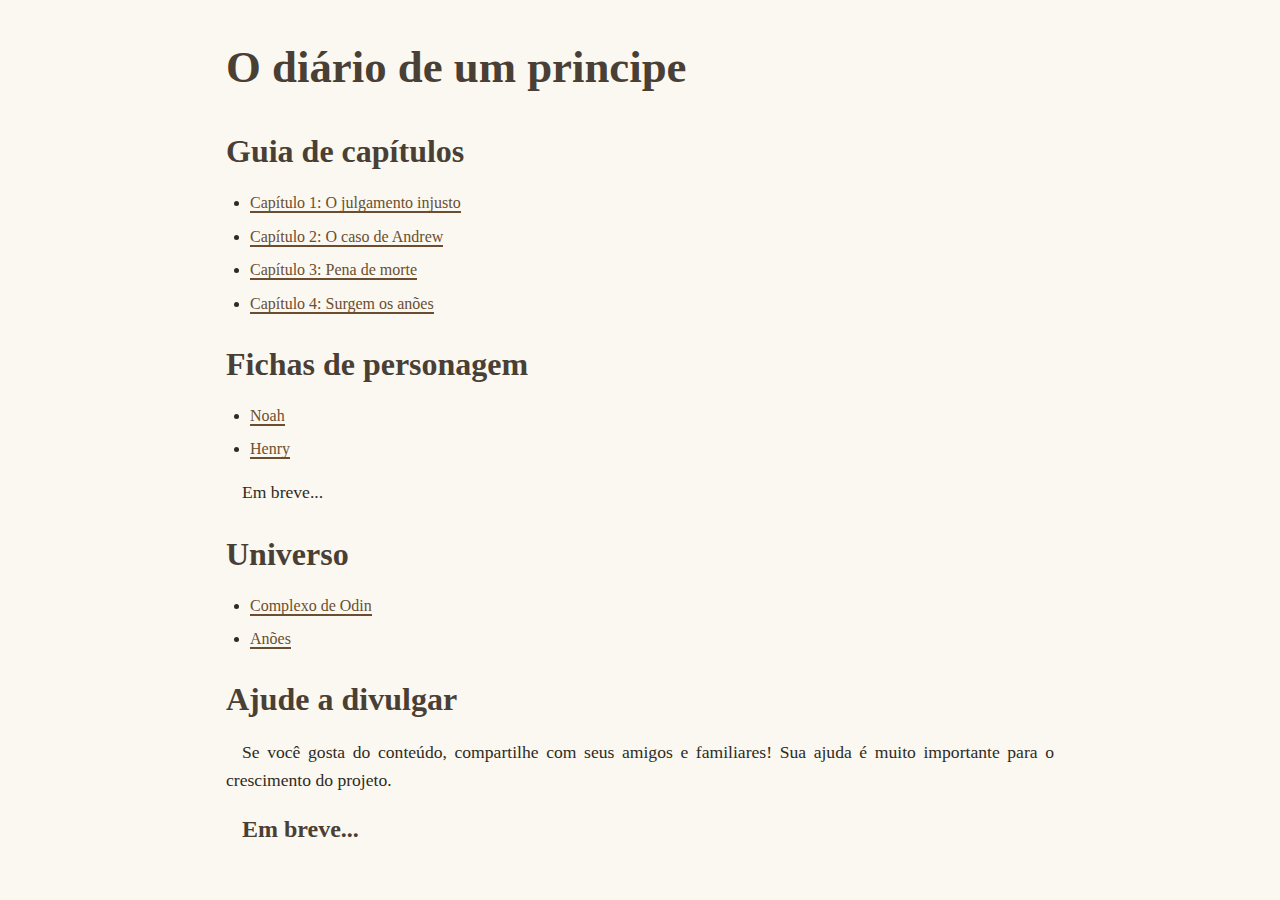
<file: index.html>
<!DOCTYPE html>
<html lang="pt-br">
<head>
    <meta charset="UTF-8">
    <meta name="viewport" content="width=device-width, initial-scale=1.0">
    <meta name="description" content="Acompanhe a jornada de Noah no Complexo de Odin. Crônicas, fichas de personagens e segredos do reino.">
    <title>O diário de um principe</title>
    <link rel="stylesheet" href="style.css">
</head>
<body>
    <h1 id="inicio">O diário de um principe</h1>
    <h2>Guia de capítulos</h2>
    <ul>
        <li><a href="capitulos/1.html">Capítulo 1: O julgamento injusto</a></li>
        <li><a href="capitulos/2.html">Capítulo 2: O caso de Andrew</a></li>
        <li><a href="capitulos/3.html">Capítulo 3: Pena de morte</a></li>
        <li><a href="capitulos/4.html">Capítulo 4: Surgem os anões</a></li>
    </ul>
    <h2>Fichas de personagem</h2>
    <ul>
        <li><a href="fichas/noah.html">Noah</a></li>
        <li><a href="fichas/henry.html">Henry</a></li>
    </ul>
    <p>Em breve...</p>
    <!--
        
        <li><a href="fichas/elleanor.html">Elleanor</a></li>
        <li><a href="fichas/andrew.html">Andrew</a></li> </ul>
    -->
    <h2>Universo</h2>
    <ul>
        <li><a href="pages/universe.html">Complexo de Odin</a> </li>
        <li><a href="pages/anoes.html">Anões</a></li>
    </ul>
    <h2>Ajude a divulgar</h2>
    <p>Se você gosta do conteúdo, compartilhe com seus amigos e familiares! Sua ajuda é muito importante para o crescimento do projeto.</p>
    <p class="aviso">Em breve...</p>
    <!--
    <ul>
        <li><a href="https://instagram.com/diariodeumprincipe"><img src="img/instagram-icon.png" alt="Imagem do icone do instagram">@diariodeumprincipe</a></li>
        <li><a href="https://youtube.com/@diariodeumprincipe"><img src="img/youtube-icon.png" alt="Imagem do icone do youtube">@diariodeumprincipe</a></li>
        <li><a href="https://facebook.com/diariodeumprincipe"><img src="img/facebook-icon.png" alt="Imagem do icone do facebook">@diariodeumprincipe</a></li>
    </ul>
    -->
</body>
</html>
</file>
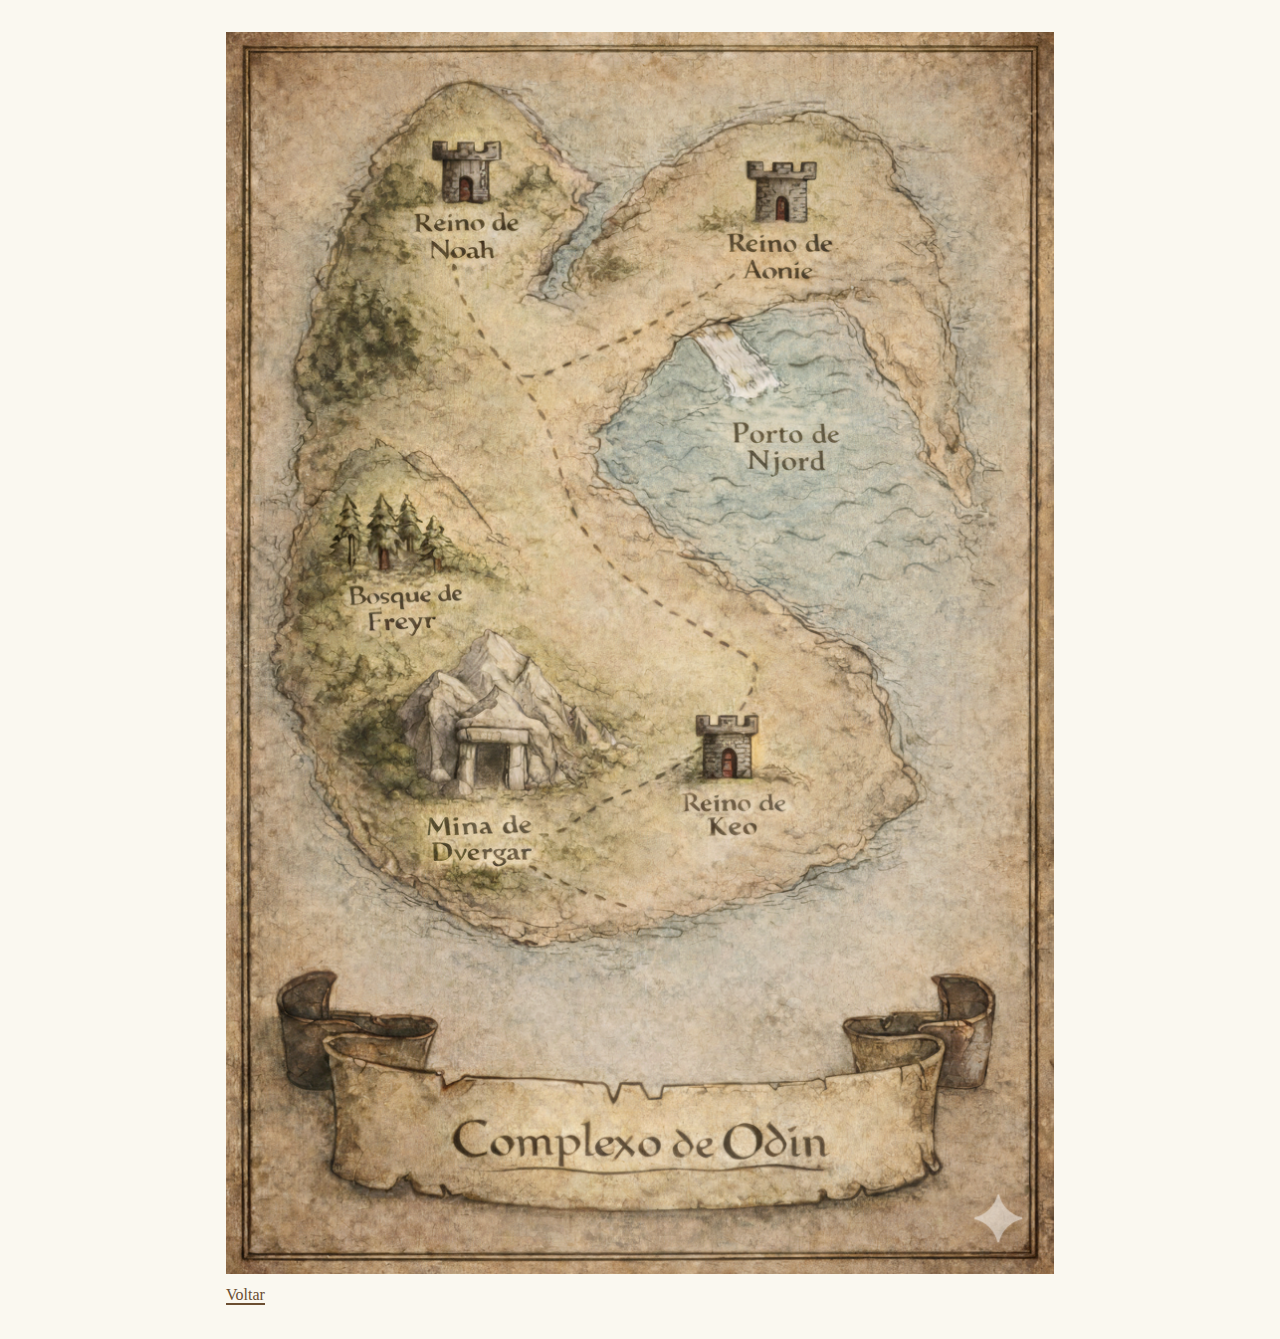
<file: mapa.html>
<!DOCTYPE html>
<html lang="pt-br">
<head>
    <meta charset="UTF-8">
    <meta name="viewport" content="width=device-width, initial-scale=1.0">
    <title>Universo do complexo de Odin</title>
    <link rel="stylesheet" href="style.css">
    <style>
        img {
            max-width: 100%;
            height: auto;
        }
        h2:hover > img {
            display: block;
        }
        h2 > img {
            display: none;
        }
        
    </style>
</head>
<body>
    <img src="img/Mapa.png" alt="Mapa do universo do complexo de Odin">
    <a href="universe.html">Voltar</a>
</body>
</html>
</file>
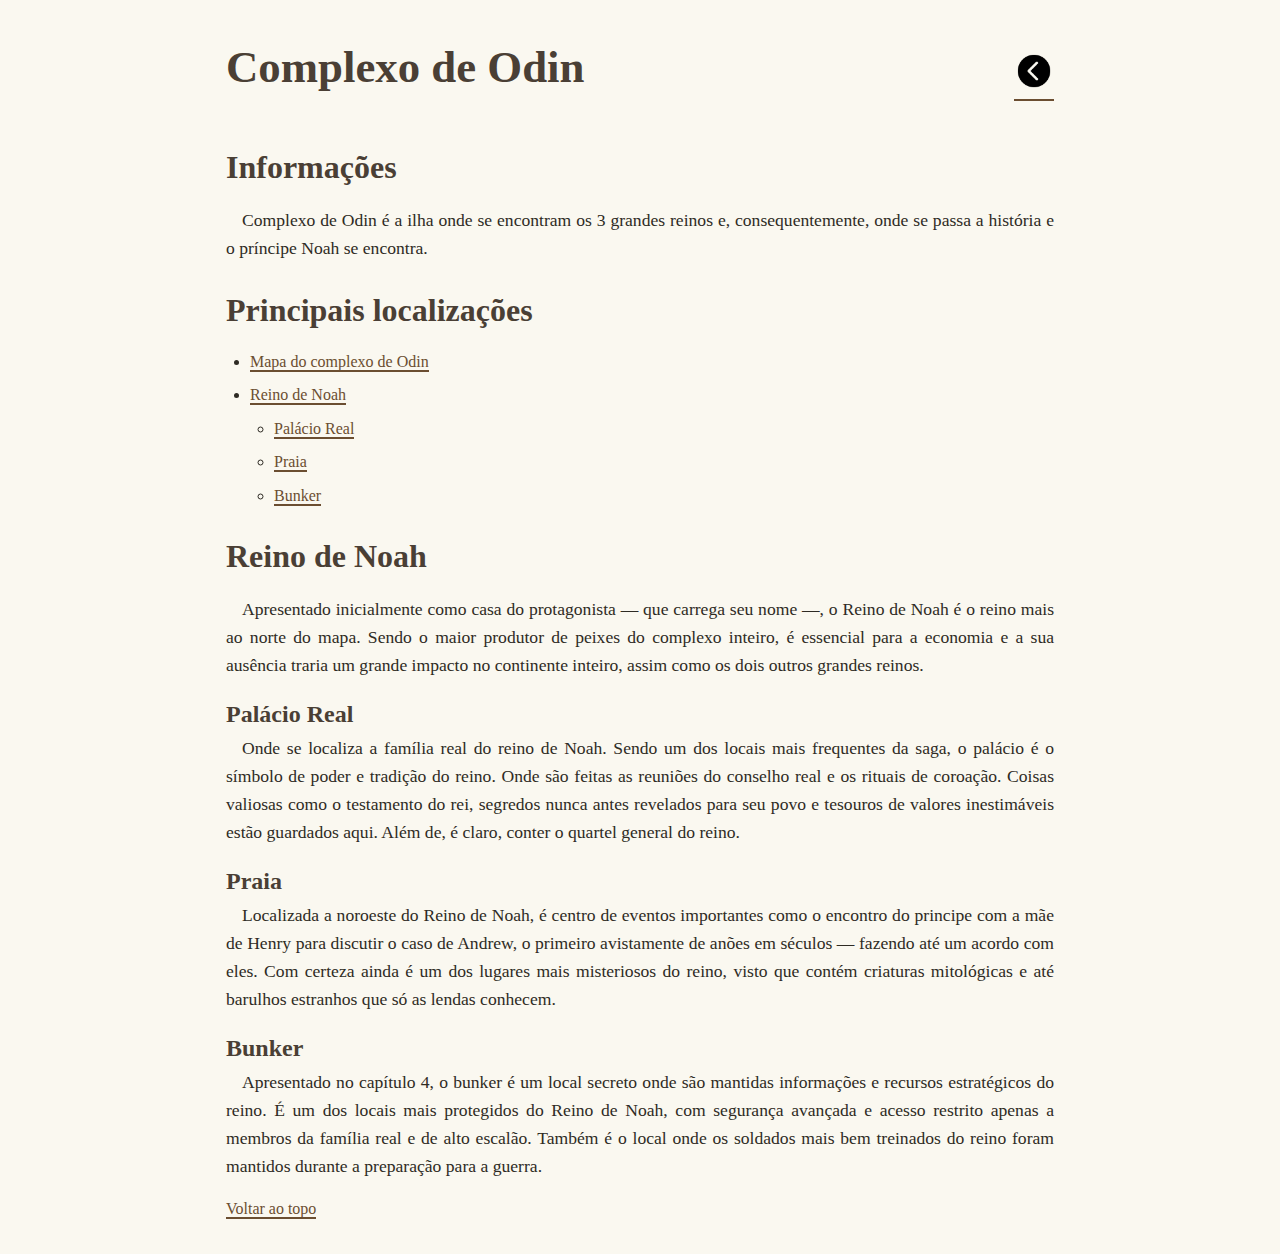
<file: universe.html>
<!DOCTYPE html>
<html lang="pt-br">
<head>
    <meta charset="UTF-8">
    <meta name="viewport" content="width=device-width, initial-scale=1.0">
    <title>Universo do complexo de Odin</title>
    <link rel="stylesheet" href="style.css">
    <style>
        h3 {
            font-size: 1.5em;
        }
        .topo {
            display: flex;
            align-items: center;       /* alinha verticalmente */
            justify-content: space-between; /* h1 à esquerda, botão à direita */
        }
        .topo img {
            max-width: 40px; /* controle real do tamanho */
            height: auto;
        }
    </style>
</head>
<body>
    <header class="topo">
        <h1 id="inicio">Complexo de Odin</h1> 
        <a href="index.html">
            <img src="img/Voltar_1.png" alt="Botão de Voltar">
        </a>
    </header>
    <h2>Informações</h2>
    <p>Complexo de Odin é a ilha onde se encontram os 3 grandes reinos e, consequentemente, onde se passa a história e o príncipe Noah se encontra.</p>
    <h2>Principais localizações</h2>
    <ul>
        <li><a href="img/Mapa.png">Mapa do complexo de Odin</a></li>
        <li><a href="#noah">Reino de Noah</a></li>
        <ul>
            <li><a href="#palacio">Palácio Real</a></li>
            <li><a href="#praia">Praia</a></li>
            <li><a href="#bunker">Bunker</a></li>
        </ul></ul>
    <h2 id="noah">Reino de Noah</h2>
    <p>Apresentado inicialmente como casa do protagonista — que carrega seu nome —, o Reino de Noah é o reino mais ao norte do mapa. Sendo o maior produtor de peixes do complexo inteiro, é essencial para a economia e a sua ausência traria um grande impacto no continente inteiro, assim como os dois outros grandes reinos.</p>
    <h3 id="palacio">Palácio Real</h3>
    <p>Onde se localiza a família real do reino de Noah. Sendo um dos locais mais frequentes da saga, o palácio é o símbolo de poder e tradição do reino. Onde são feitas as reuniões do conselho real e os rituais de coroação. Coisas valiosas como o testamento do rei, segredos nunca antes revelados para seu povo e tesouros de valores inestimáveis estão guardados aqui. Além de, é claro, conter o quartel general do reino. </p>
    <h3 id="praia">Praia</h3>
    <p>Localizada a noroeste do Reino de Noah, é centro de eventos importantes como o encontro do principe com a mãe de Henry para discutir o caso de Andrew, o primeiro avistamente de anões em séculos — fazendo até um acordo com eles. Com certeza ainda é um dos lugares mais misteriosos do reino, visto que contém criaturas mitológicas e até barulhos estranhos que só as lendas conhecem.</p>
    <h3 id="bunker">Bunker</h3>
    <p>Apresentado no capítulo 4, o bunker é um local secreto onde são mantidas informações e recursos estratégicos do reino. É um dos locais mais protegidos do Reino de Noah, com segurança avançada e acesso restrito apenas a membros da família real e de alto escalão. Também é o local onde os soldados mais bem treinados do reino foram mantidos durante a preparação para a guerra.</p>
    <a href="#inicio">Voltar ao topo</a>
</body>
</html>
</file>
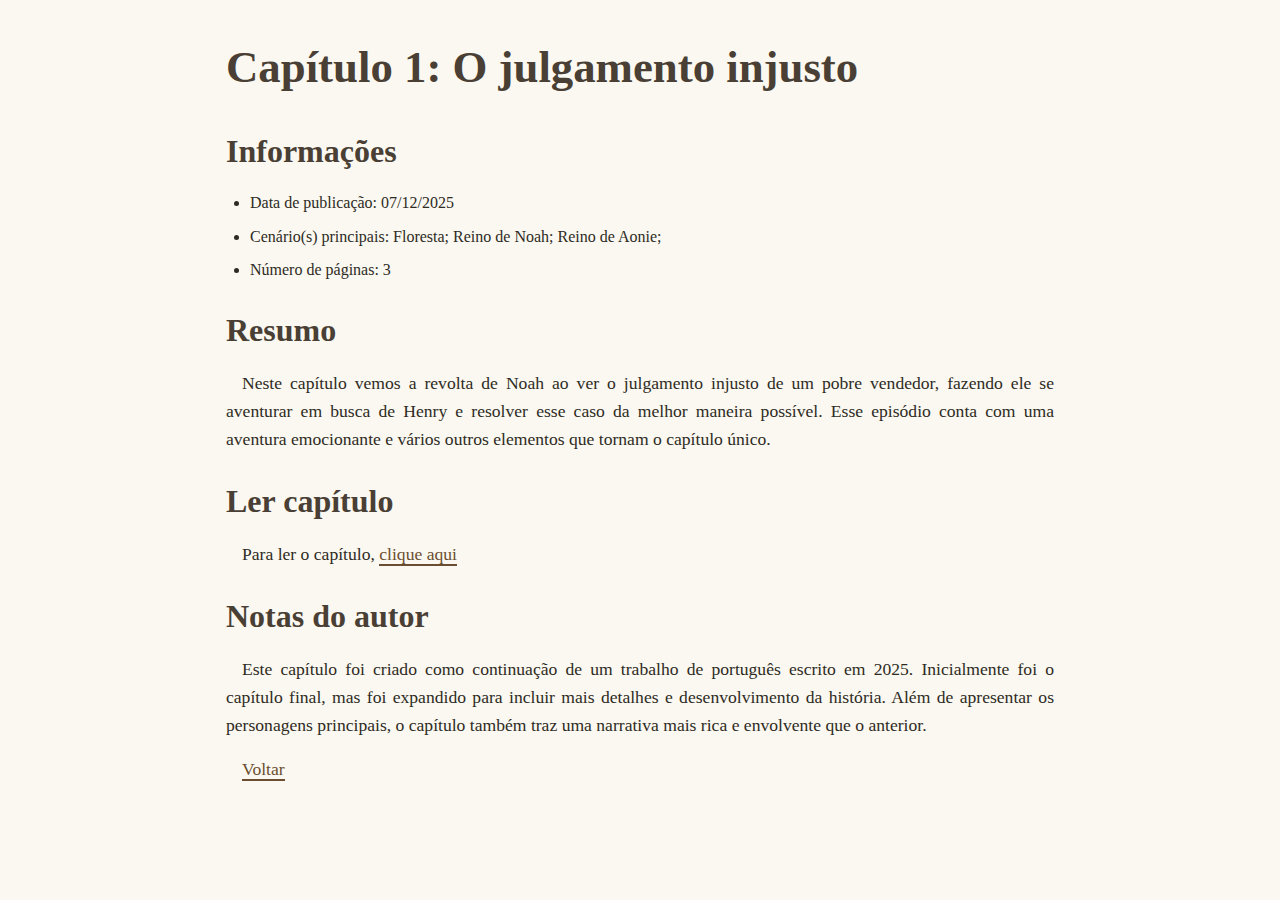
<file: capitulos/1.html>
<!DOCTYPE html>
<html lang="pt-br">
<head>
    <meta charset="UTF-8">
    <meta name="viewport" content="width=device-width, initial-scale=1.0">
    <meta name="description" content="Acompanhe a jornada de Noah no Complexo de Odin. Crônicas, fichas de personagens e segredos do reino.">
    <title>O julgamento injusto</title>
    <link rel="stylesheet" href="../style.css">
</head>
<body>
    <h1 id="inicio">Capítulo 1: O julgamento injusto</h1>
    <h2>Informações</h2>
    <ul>
        <li>Data de publicação: 07/12/2025</li>
        <li>Cenário(s) principais: Floresta; Reino de Noah; Reino de Aonie;</li>
        <li>Número de páginas: 3</li>
    </ul>
    <h2>Resumo</h2>
    <p>Neste capítulo vemos a revolta de Noah ao ver o julgamento injusto de um pobre vendedor, fazendo ele se aventurar em busca de Henry e resolver esse caso da melhor maneira possível. Esse episódio conta com uma aventura emocionante  e vários outros elementos que tornam o capítulo único.</p>
    <h2>Ler capítulo</h2>
    <p> Para ler o capítulo, <a href="arquivos/capitulo1.pdf" target="_blank">clique aqui</a></p>
    <h2 id="notas">Notas do autor</h2>
    <p>Este capítulo foi criado como continuação de um trabalho de português escrito em 2025. Inicialmente foi o capítulo final, mas foi expandido para incluir mais detalhes e desenvolvimento da história. Além de apresentar os personagens principais, o capítulo também traz uma narrativa mais rica e envolvente que o anterior.</p>
    <p><a href="../">Voltar</a></p>
</body>
</html>
</file>
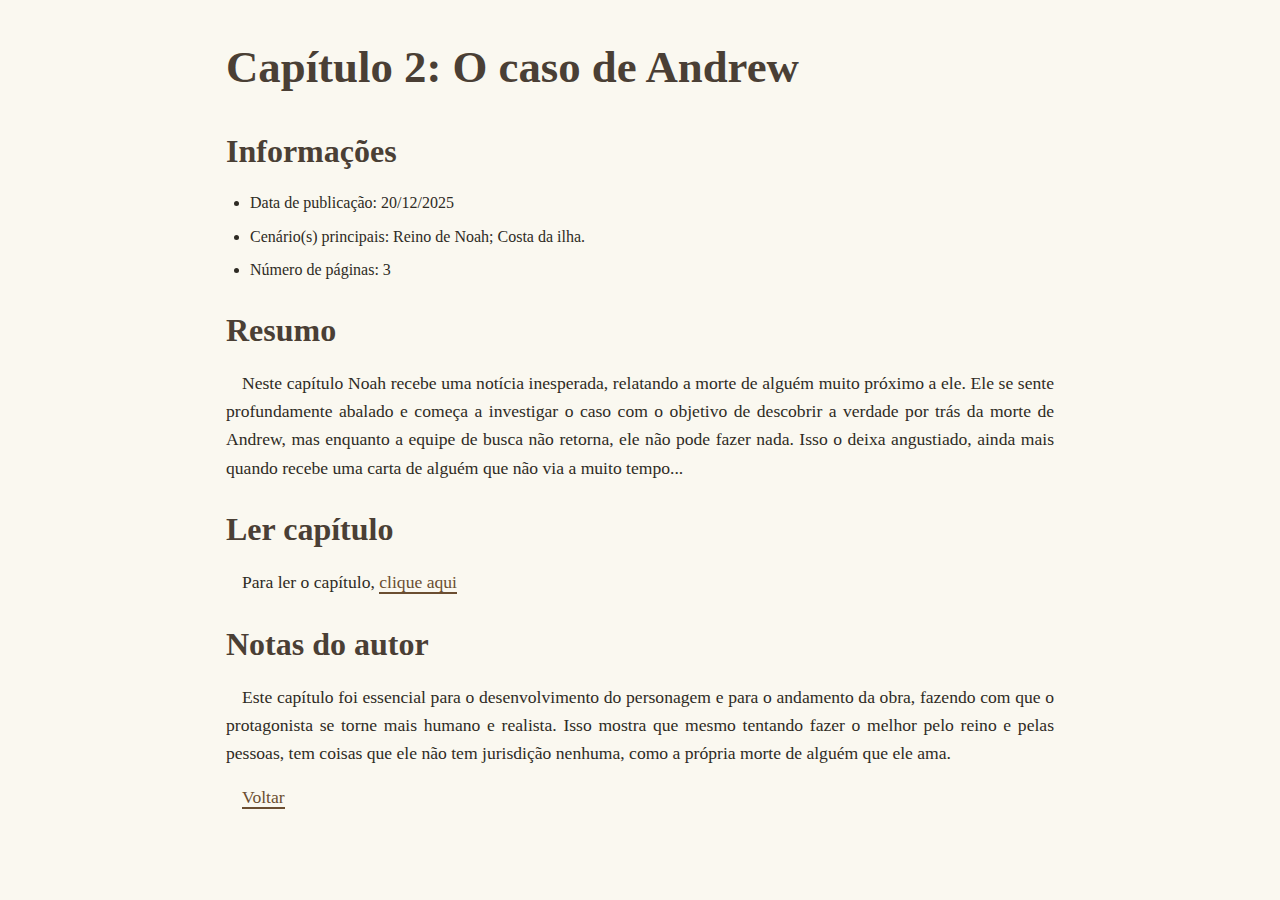
<file: capitulos/2.html>
<!DOCTYPE html>
<html lang="pt-br">
<head>
    <meta charset="UTF-8">
    <meta name="viewport" content="width=device-width, initial-scale=1.0">
    <meta name="description" content="Acompanhe a jornada de Noah no Complexo de Odin. Crônicas, fichas de personagens e segredos do reino.">
    <title>O caso de Andrew</title>
    <link rel="stylesheet" href="../style.css">
</head>
<body>
    <h1 id="inicio">Capítulo 2: O caso de Andrew</h1>
    <h2>Informações</h2>
    <ul>
        <li>Data de publicação: 20/12/2025</li>
        <li>Cenário(s) principais: Reino de Noah; Costa da ilha.</li>
        <li>Número de páginas: 3</li>
    </ul>
    <h2>Resumo</h2>
    <p>Neste capítulo Noah recebe uma notícia inesperada, relatando a morte de alguém muito próximo a ele. Ele se sente profundamente abalado e começa a investigar o caso com o objetivo de descobrir a verdade por trás da morte de Andrew, mas enquanto a equipe de busca não retorna, ele não pode fazer nada. Isso o deixa angustiado, ainda mais quando recebe uma carta de alguém que não via a muito tempo...</p>
    <h2>Ler capítulo</h2>
    <p> Para ler o capítulo, <a href="arquivos/capitulo2.pdf" target="_blank">clique aqui</a></p>
    <h2 id="notas">Notas do autor</h2>
    <p>Este capítulo foi essencial para o desenvolvimento do personagem e para o andamento da obra, fazendo com que o protagonista se torne mais humano e realista. Isso mostra que mesmo tentando fazer o melhor pelo reino e pelas pessoas, tem coisas que ele não tem jurisdição nenhuma, como a própria morte de alguém que ele ama.</p>
    <p><a href="../">Voltar</a></p>
</body>
</html>
</file>
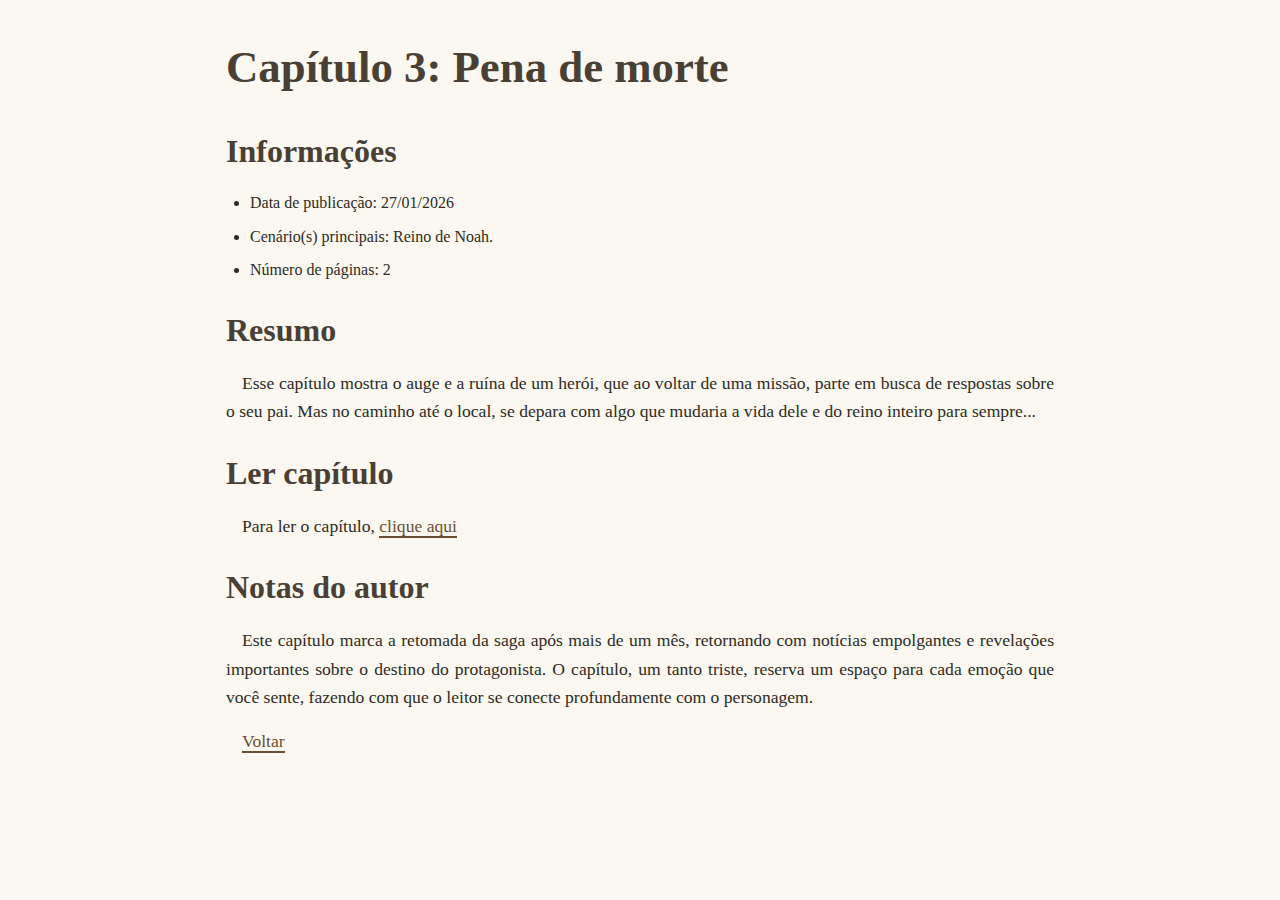
<file: capitulos/3.html>
<!DOCTYPE html>
<html lang="pt-br">
<head>
    <meta charset="UTF-8">
    <meta name="viewport" content="width=device-width, initial-scale=1.0">
    <meta name="description" content="Acompanhe a jornada de Noah no Complexo de Odin. Crônicas, fichas de personagens e segredos do reino.">
    <title>Pena de morte</title>
    <link rel="stylesheet" href="../style.css">
</head>
<body>
    <h1 id="inicio">Capítulo 3: Pena de morte</h1>
    <h2>Informações</h2>
    <ul>
        <li>Data de publicação: 27/01/2026</li>
        <li>Cenário(s) principais: Reino de Noah.</li>
        <li>Número de páginas: 2</li>
    </ul>
    <h2>Resumo</h2>
    <p>Esse capítulo mostra o auge e a ruína de um herói, que ao voltar de uma missão, parte em busca de respostas sobre o seu pai. Mas no caminho até o local, se depara com algo que mudaria a vida dele e do reino inteiro para sempre...</p>
    <h2>Ler capítulo</h2>
    <p> Para ler o capítulo, <a href="arquivos/capitulo3.pdf" target="_blank">clique aqui</a></p>
    <h2 id="notas">Notas do autor</h2>
    <p>Este capítulo marca a retomada da saga após mais de um mês, retornando com notícias empolgantes e revelações importantes sobre o destino do protagonista. O capítulo, um tanto triste, reserva um espaço para cada emoção que você sente, fazendo com que o leitor se conecte profundamente com o personagem.</p>
    <p><a href="../">Voltar</a></p>
</body>
</html>
</file>
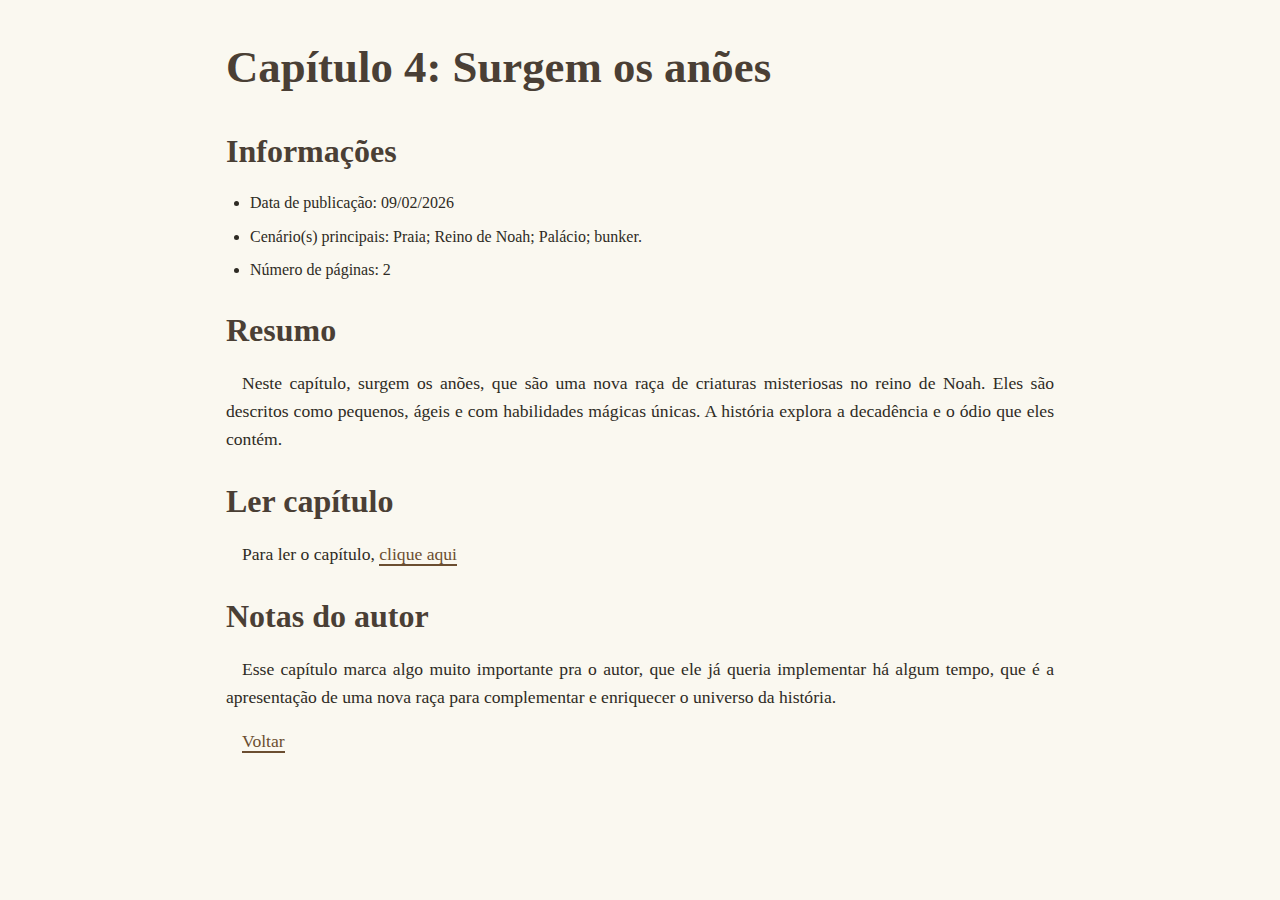
<file: capitulos/4.html>
<!DOCTYPE html>
<html lang="pt-br">
<head>
    <meta charset="UTF-8">
    <meta name="viewport" content="width=device-width, initial-scale=1.0">
    <meta name="description" content="Acompanhe a jornada de Noah no Complexo de Odin. Crônicas, fichas de personagens e segredos do reino.">
    <title>Surgem os anões</title>
    <link rel="stylesheet" href="../style.css">
</head>
<body>
    <h1 id="inicio">Capítulo 4: Surgem os anões</h1>
    <h2>Informações</h2>
    <ul>
        <li>Data de publicação: 09/02/2026</li>
        <li>Cenário(s) principais: Praia; Reino de Noah; Palácio; bunker.</li>
        <li>Número de páginas: 2</li>
    </ul>
    <h2>Resumo</h2>
    <p>Neste capítulo, surgem os anões, que são uma nova raça de criaturas misteriosas no reino de Noah. Eles são descritos como pequenos, ágeis e com habilidades mágicas únicas. A história explora a decadência e o ódio que eles contém.</p>
    <h2>Ler capítulo</h2>
    <p> Para ler o capítulo, <a href="arquivos/capitulo4.pdf" target="_blank">clique aqui</a></p>
    <h2 id="notas">Notas do autor</h2>
    <p>Esse capítulo marca algo muito importante pra o autor, que ele já queria implementar há algum tempo, que é a apresentação de uma nova raça para complementar e enriquecer o universo da história.</p>
    <p><a href="../">Voltar</a></p>
</body>
</html>
</file>
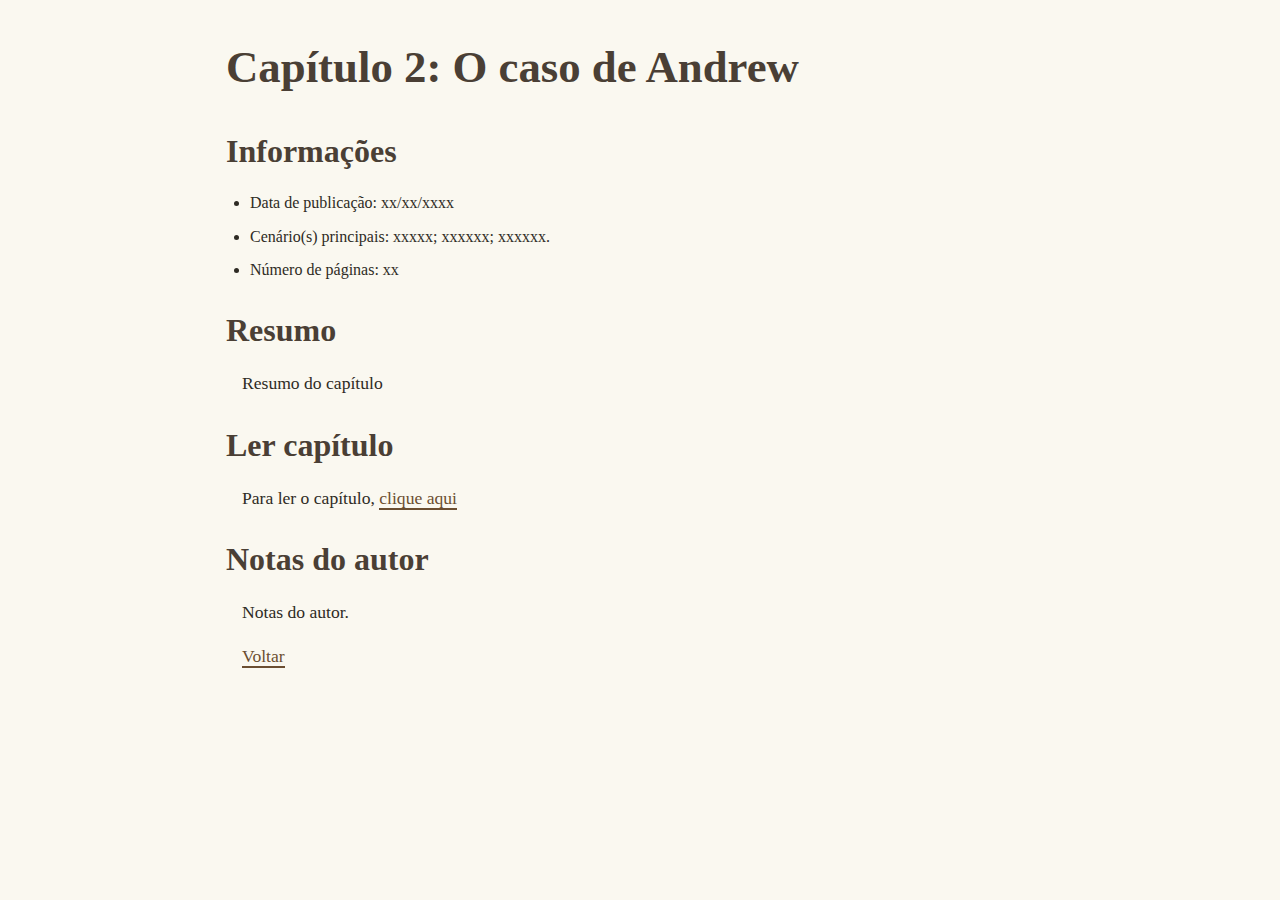
<file: capitulos/modelo.html>
<!DOCTYPE html>
<html lang="pt-br">
<head>
    <meta charset="UTF-8">
    <meta name="viewport" content="width=device-width, initial-scale=1.0">
    <title>O caso de Andrew</title>
    <link rel="stylesheet" href="../style.css">
</head>
<body>
    <h1 id="inicio">Capítulo 2: O caso de Andrew</h1>
    <h2>Informações</h2>
    <ul>
        <li>Data de publicação: xx/xx/xxxx</li>
        <li>Cenário(s) principais: xxxxx; xxxxxx; xxxxxx.</li>
        <li>Número de páginas: xx</li>
    </ul>
    <h2>Resumo</h2>
    <p>Resumo do capítulo</p>
    <h2>Ler capítulo</h2>
    <p> Para ler o capítulo, <a href="arquivo.pdf" target="_blank">clique aqui</a></p>
    <h2 id="notas">Notas do autor</h2>
    <p>Notas do autor.</p>
    <p><a href="../index.html#inicio">Voltar</a></p>
</body>
</html>
</file>
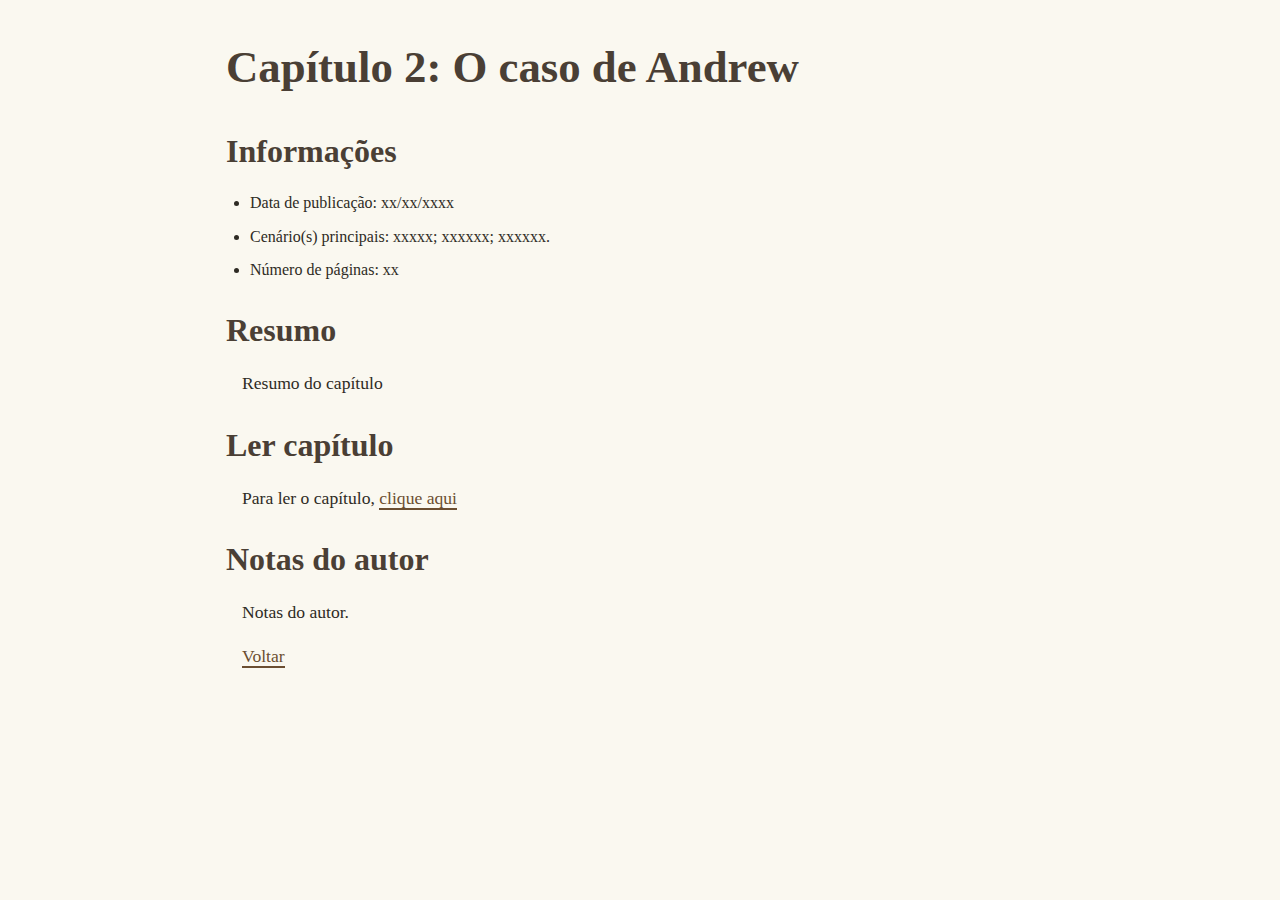
<file: capitulos/template.html>
<!DOCTYPE html>
<html lang="pt-br">
<head>
    <meta charset="UTF-8">
    <meta name="viewport" content="width=device-width, initial-scale=1.0">
    <meta name="description" content="Acompanhe a jornada de Noah no Complexo de Odin. Crônicas, fichas de personagens e segredos do reino.">
    <title>O caso de Andrew</title>
    <link rel="stylesheet" href="../style.css">
</head>
<body>
    <h1 id="inicio">Capítulo 2: O caso de Andrew</h1>
    <h2>Informações</h2>
    <ul>
        <li>Data de publicação: xx/xx/xxxx</li>
        <li>Cenário(s) principais: xxxxx; xxxxxx; xxxxxx.</li>
        <li>Número de páginas: xx</li>
    </ul>
    <h2>Resumo</h2>
    <p>Resumo do capítulo</p>
    <h2>Ler capítulo</h2>
    <p> Para ler o capítulo, <a href="arquivo.pdf" target="_blank">clique aqui</a></p>
    <h2 id="notas">Notas do autor</h2>
    <p>Notas do autor.</p>
    <p><a href="../">Voltar</a></p>
</body>
</html>
</file>
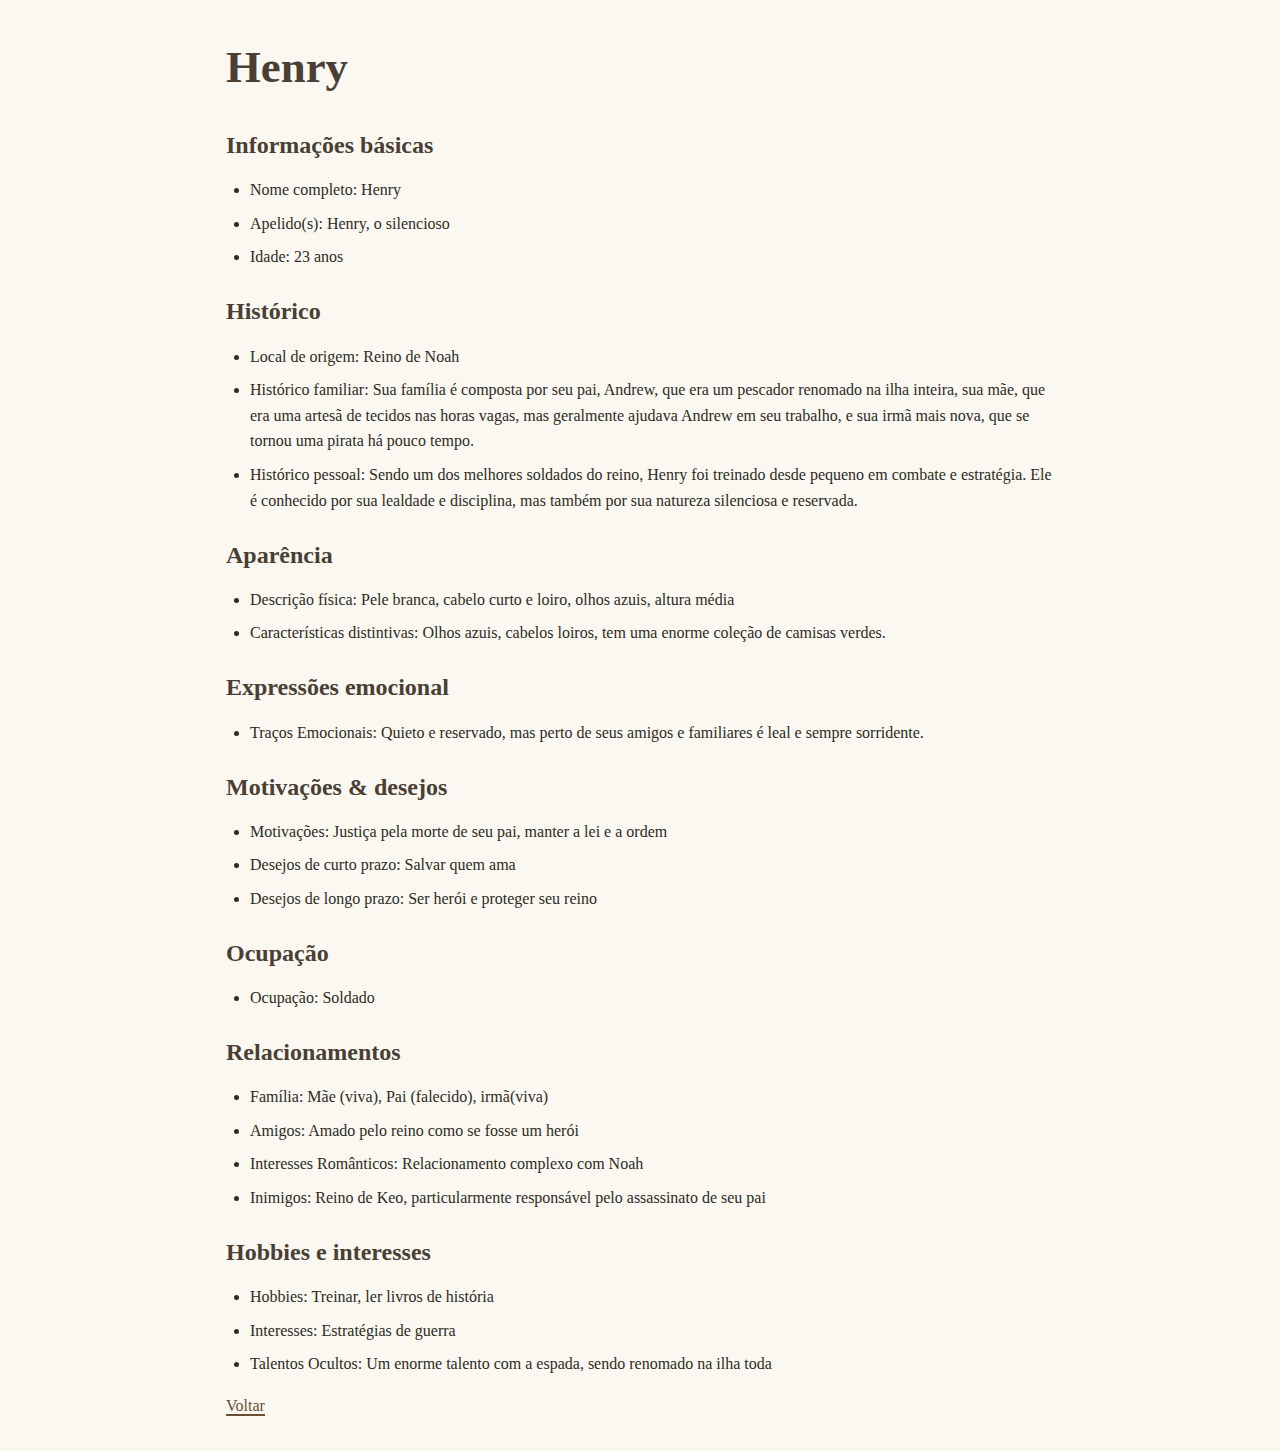
<file: fichas/henry.html>
<!DOCTYPE html>
<html lang="pt-br">
<head>
    <meta charset="UTF-8">
    <meta name="viewport" content="width=device-width, initial-scale=1.0">
    <meta name="description" content="Acompanhe a jornada de Noah no Complexo de Odin. Crônicas, fichas de personagens e segredos do reino.">
    <title>Henry</title>
    <link rel="stylesheet" href="../style.css">
    <link rel="stylesheet" href="modelo.css">
</head>
<body>
    <h1 id="inicio">Henry</h1>
    <h2>Informações básicas</h2>
    <ul>
        <li>Nome completo: Henry</li>
        <li>Apelido(s): Henry, o silencioso</li>
        <li>Idade: 23 anos</li></ul>
    <h2>Histórico</h2>
    <ul>
        <li>Local de origem: Reino de Noah</li>
        <li>Histórico familiar: Sua família é composta por seu pai, Andrew, que era um pescador renomado na ilha inteira, sua mãe, que era uma artesã de tecidos nas horas vagas, mas geralmente ajudava Andrew em seu trabalho, e sua irmã mais nova, que se tornou uma pirata há pouco tempo.</li>
        <li>Histórico pessoal: Sendo um dos melhores soldados do reino, Henry foi treinado desde pequeno em combate e estratégia. Ele é conhecido por sua lealdade e disciplina, mas também por sua natureza silenciosa e reservada.</li>
    </ul>
    <h2>Aparência</h2>
    <ul>
        <li>Descrição física: Pele branca, cabelo curto e loiro, olhos azuis, altura média</li>
        <li>Características distintivas: Olhos azuis, cabelos loiros, tem uma enorme coleção de camisas verdes.</li>
    </ul>
    <h2>Expressões emocional</h2>
    <ul>
        <li>Traços Emocionais: Quieto e reservado, mas perto de seus amigos e familiares é leal e sempre sorridente.</li>
    </ul>
    <h2>Motivações & desejos</h2>
    <ul>
        <li>Motivações: Justiça pela morte de seu pai, manter a lei e a ordem</li>
        <li>Desejos de curto prazo: Salvar quem ama</li>
        <li>Desejos de longo prazo: Ser herói e proteger seu reino</li>
    </ul>
    <h2>Ocupação</h2>
    <ul>
        <li>Ocupação: Soldado</li>
    </ul>
    <h2>Relacionamentos</h2>
    <ul>
        <li>Família: Mãe (viva), Pai (falecido), irmã(viva)</li>
        <li>Amigos: Amado pelo reino como se fosse um herói</li>
        <li>Interesses Românticos: Relacionamento complexo com Noah</li>
        <li>Inimigos: Reino de Keo, particularmente responsável pelo assassinato de seu pai</li>
    </ul>
    <h2>Hobbies e interesses</h2>
    <ul>
        <li>Hobbies: Treinar, ler livros de história</li>
        <li>Interesses: Estratégias de guerra</li>
        <li>Talentos Ocultos: Um enorme talento com a espada, sendo renomado na ilha toda</li>
    </ul>
    </ul>
    <a href="../index.html">Voltar</a>
</body>
</html>
</file>
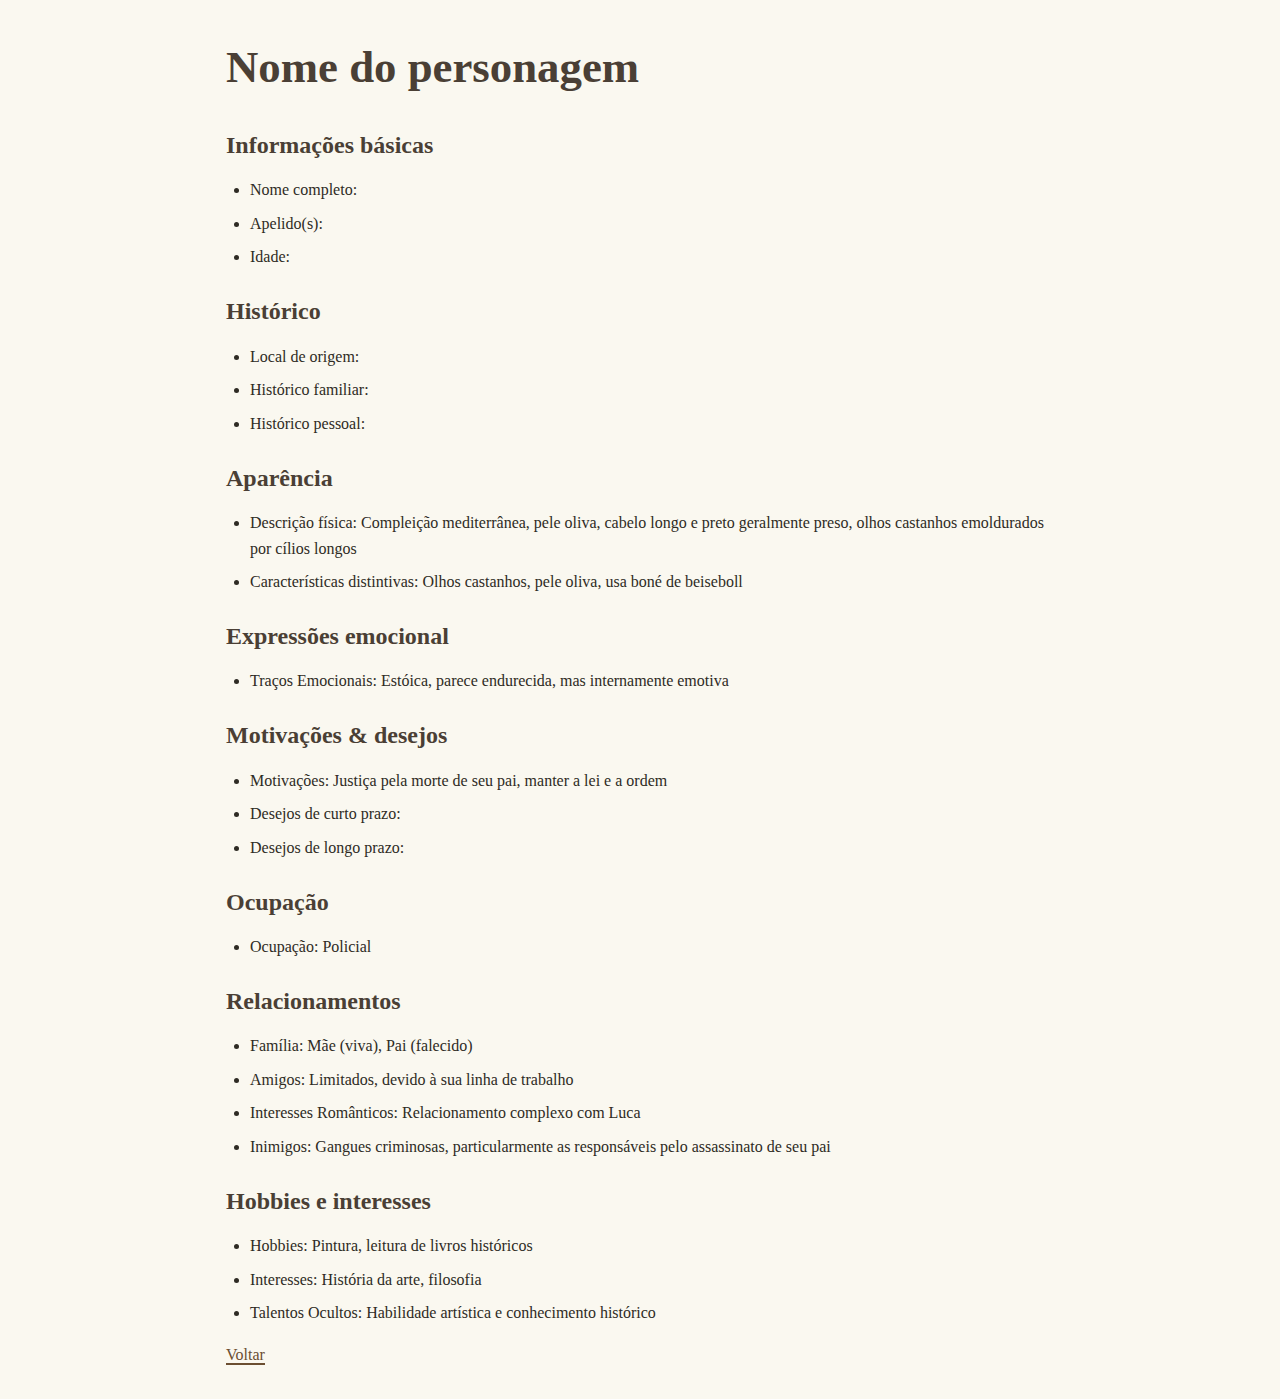
<file: fichas/modelo.html>
<!DOCTYPE html>
<html lang="pt-br">
<head>
    <meta charset="UTF-8">
    <meta name="viewport" content="width=device-width, initial-scale=1.0">
    <meta name="description" content="Acompanhe a jornada de Noah no Complexo de Odin. Crônicas, fichas de personagens e segredos do reino.">
    <title>Nome do personagem</title>
    <link rel="stylesheet" href="../style.css">
    <link rel="stylesheet" href="modelo.css">
</head>
<body>
    <h1 id="inicio">Nome do personagem</h1>
    <h2>Informações básicas</h2>
    <ul>
        <li>Nome completo: </li>
        <li>Apelido(s): </li>
        <li>Idade: </li></ul>
    <h2>Histórico</h2>
    <ul>
        <li>Local de origem: </li>
        <li>Histórico familiar: </li>
        <li>Histórico pessoal: </li>
    </ul>
    <h2>Aparência</h2>
    <ul>
        <li>Descrição física: Compleição mediterrânea, pele oliva, cabelo longo e preto geralmente preso, olhos castanhos emoldurados por cílios longos</li>
        <li>Características distintivas: Olhos castanhos, pele oliva, usa boné de beiseboll</li>
    </ul>
    <h2>Expressões emocional</h2>
    <ul>
        <li>Traços Emocionais: Estóica, parece endurecida, mas internamente emotiva</li>
    </ul>
    <h2>Motivações & desejos</h2>
    <ul>
        <li>Motivações: Justiça pela morte de seu pai, manter a lei e a ordem</li>
        <li>Desejos de curto prazo: </li>
        <li>Desejos de longo prazo: </li>
    </ul>
    <h2>Ocupação</h2>
    <ul>
        <li>Ocupação: Policial</li>
    </ul>
    <h2>Relacionamentos</h2>
    <ul>
        <li>Família: Mãe (viva), Pai (falecido)</li>
        <li>Amigos: Limitados, devido à sua linha de trabalho</li>
        <li>Interesses Românticos: Relacionamento complexo com Luca</li>
        <li>Inimigos: Gangues criminosas, particularmente as responsáveis pelo assassinato de seu pai</li>
    </ul>
    <h2>Hobbies e interesses</h2>
    <ul>
        <li>Hobbies: Pintura, leitura de livros históricos</li>
        <li>Interesses: História da arte, filosofia</li>
        <li>Talentos Ocultos: Habilidade artística e conhecimento histórico</li>
    </ul>
    </ul>
    <a href="../">Voltar</a>
</body>
</html>
</file>
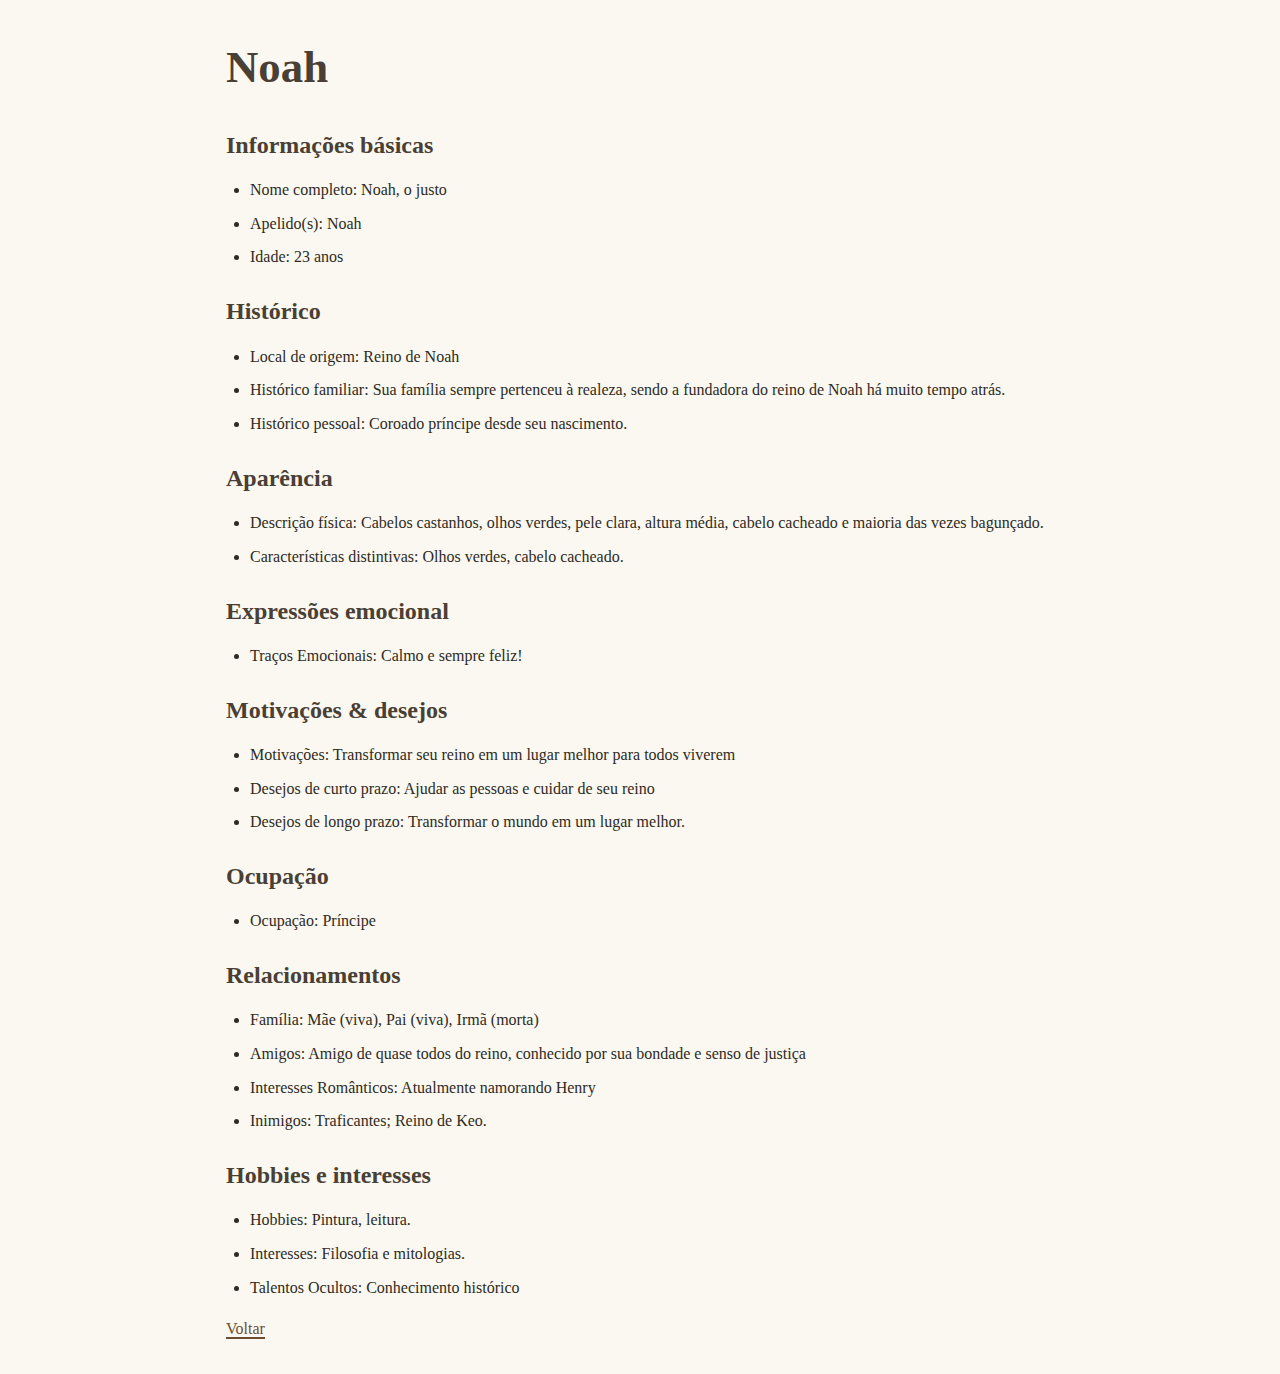
<file: fichas/noah.html>
<!DOCTYPE html>
<html lang="pt-br">
<head>
    <meta charset="UTF-8">
    <meta name="viewport" content="width=device-width, initial-scale=1.0">
    <meta name="description" content="Acompanhe a jornada de Noah no Complexo de Odin. Crônicas, fichas de personagens e segredos do reino.">
    <title>Noah</title>
    <link rel="stylesheet" href="../style.css">
    <link rel="stylesheet" href="modelo.css">
</head>
<body>
    <h1 id="inicio">Noah</h1>
    <h2>Informações básicas</h2>
    <ul>
        <li>Nome completo: Noah, o justo</li>
        <li>Apelido(s): Noah</li>
        <li>Idade: 23 anos</li></ul>
    <h2>Histórico</h2>
    <ul>
        <li>Local de origem: Reino de Noah</li>
        <li>Histórico familiar: Sua família sempre pertenceu à realeza, sendo a fundadora do reino de Noah há muito tempo atrás.</li>
        <li>Histórico pessoal: Coroado príncipe desde seu nascimento.</li>
    </ul>
    <h2>Aparência</h2>
    <ul>
        <li>Descrição física: Cabelos castanhos, olhos verdes, pele clara, altura média, cabelo cacheado e maioria das vezes bagunçado.</li>
        <li>Características distintivas: Olhos verdes, cabelo cacheado.</li>
    </ul>
    <h2>Expressões emocional</h2>
    <ul>
        <li>Traços Emocionais: Calmo e sempre feliz!</li>
    </ul>
    <h2>Motivações & desejos</h2>
    <ul>
        <li>Motivações: Transformar seu reino em um lugar melhor para todos viverem</li>
        <li>Desejos de curto prazo: Ajudar as pessoas e cuidar de seu reino</li>
        <li>Desejos de longo prazo: Transformar o mundo em um lugar melhor.</li>
    </ul>
    <h2>Ocupação</h2>
    <ul>
        <li>Ocupação: Príncipe</li>
    </ul>
    <h2>Relacionamentos</h2>
    <ul>
        <li>Família: Mãe (viva), Pai (viva), Irmã (morta)</li>
        <li>Amigos: Amigo de quase todos do reino, conhecido por sua bondade e senso de justiça</li>
        <li>Interesses Românticos: Atualmente namorando Henry</li>
        <li>Inimigos: Traficantes; Reino de Keo.</li>
    </ul>
    <h2>Hobbies e interesses</h2>
    <ul>
        <li>Hobbies: Pintura, leitura.</li>
        <li>Interesses: Filosofia e mitologias.</li>
        <li>Talentos Ocultos: Conhecimento histórico</li>
    </ul>
    </ul>
    <a href="../index.html">Voltar</a>
</body>
</html>
</file>
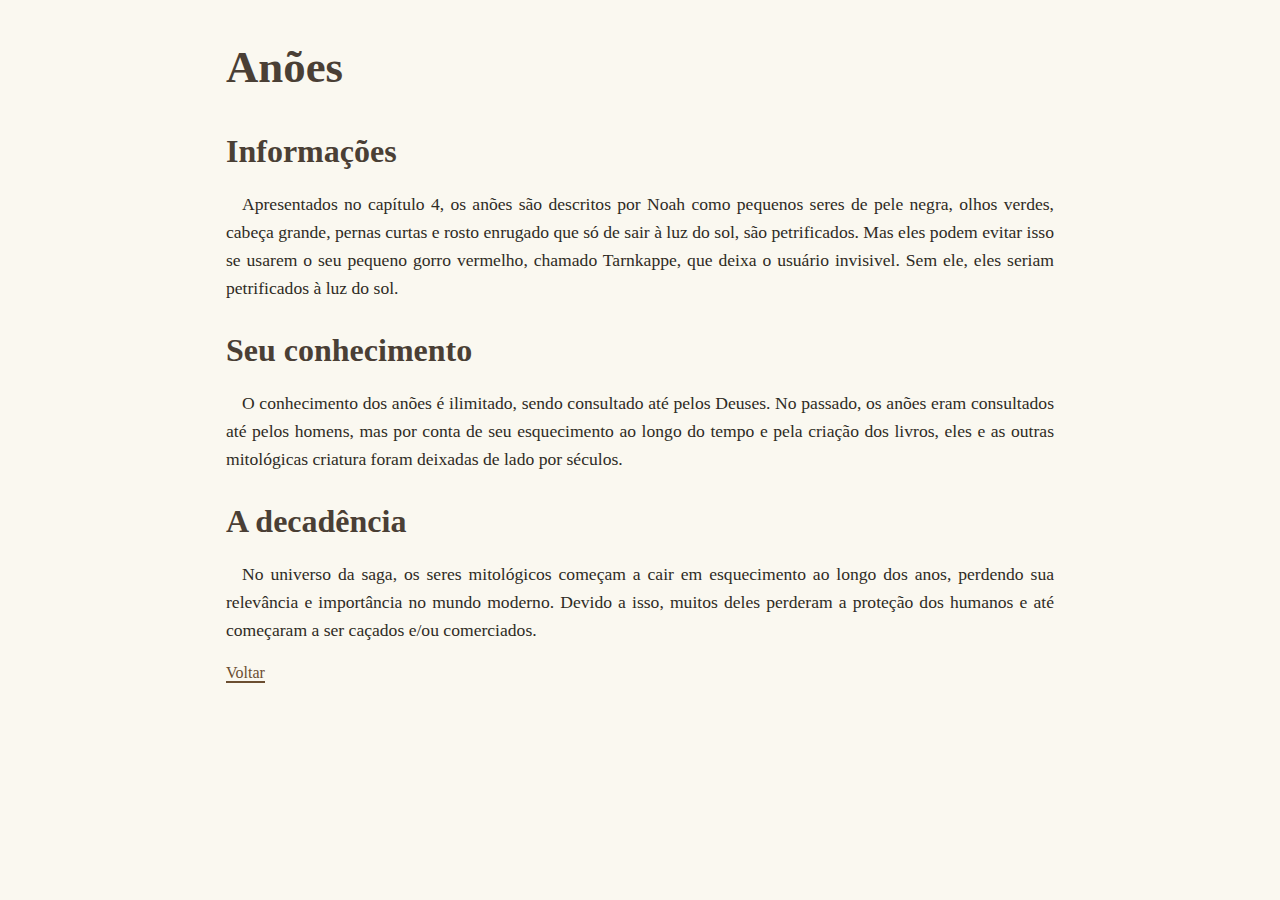
<file: pages/anoes.html>
<!DOCTYPE html>
<html lang="pt-br">
<head>
    <meta charset="UTF-8">
    <meta name="viewport" content="width=device-width, initial-scale=1.0">
    <meta name="description" content="Acompanhe a jornada de Noah no Complexo de Odin. Crônicas, fichas de personagens e segredos do reino.">
    <title>Universo do complexo de Odin</title>
    <link rel="stylesheet" href="../style.css">
</head>
<body>
    <h1>Anões</h1>
    <h2>Informações</h2>
    <p>Apresentados no capítulo 4, os anões são descritos por Noah como pequenos seres de pele negra, olhos verdes, cabeça grande, pernas curtas e rosto enrugado que só de sair à luz do sol, são petrificados. Mas eles podem evitar isso se usarem o seu pequeno gorro vermelho, chamado Tarnkappe, que deixa o usuário invisivel. Sem ele, eles seriam petrificados à luz do sol.</p>
    <h2>Seu conhecimento</h2>
    <p>O conhecimento dos anões é ilimitado, sendo consultado até pelos Deuses. No passado, os anões eram consultados até pelos homens, mas por conta de seu esquecimento ao longo do tempo e pela criação dos livros, eles e as outras mitológicas criatura foram deixadas de lado por séculos.</p>
    <h2>A decadência</h2>
    <p>No universo da saga, os seres mitológicos começam a cair em esquecimento ao longo dos anos, perdendo sua relevância e importância no mundo moderno. Devido a isso, muitos deles perderam a proteção dos humanos e até começaram a ser caçados e/ou comerciados.</p>
    <a href="../">Voltar</a>
</body>
</html>
</file>
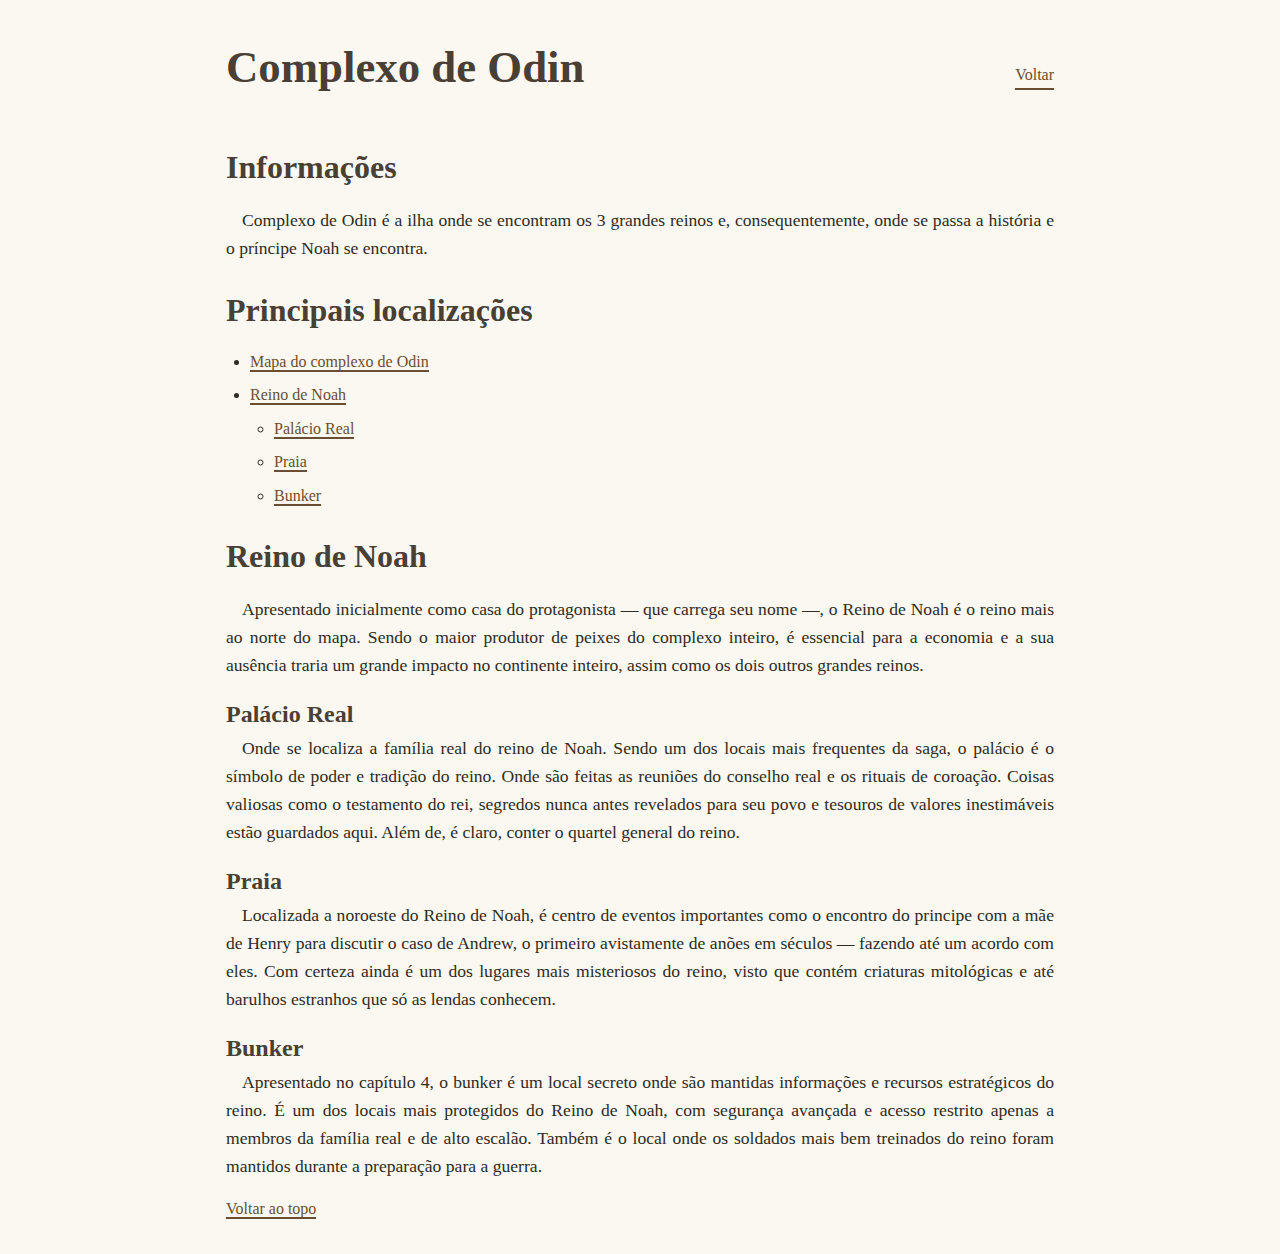
<file: pages/universe.html>
<!DOCTYPE html>
<html lang="pt-br">
<head>
    <meta charset="UTF-8">
    <meta name="viewport" content="width=device-width, initial-scale=1.0">
    <meta name="description" content="Acompanhe a jornada de Noah no Complexo de Odin. Crônicas, fichas de personagens e segredos do reino.">
    <title>Universo do complexo de Odin</title>
    <link rel="stylesheet" href="../style.css">
    <style>
        h3 {
            font-size: 1.5em;
        }
        .topo {
            display: flex;
            align-items: center;       /* alinha verticalmente */
            justify-content: space-between; /* h1 à esquerda, botão à direita */
        }
        .topo img {
            max-width: 40px; /* controle real do tamanho */
            height: auto;
        }
    </style>
</head>
<body>
    <header class="topo">
        <h1 id="inicio">Complexo de Odin</h1> 
        <a href="../">
            Voltar
        </a>
    </header>
    <h2>Informações</h2>
    <p>Complexo de Odin é a ilha onde se encontram os 3 grandes reinos e, consequentemente, onde se passa a história e o príncipe Noah se encontra.</p>
    <h2>Principais localizações</h2>
    <ul>
        <li><a href="../img/Mapa.png">Mapa do complexo de Odin</a></li>
        <li><a href="#noah">Reino de Noah</a></li>
            <ul>
                <li><a href="#palacio">Palácio Real</a></li>
                <li><a href="#praia">Praia</a></li>
                <li><a href="#bunker">Bunker</a></li>
            </ul>
    </ul>
    <h2 id="noah">Reino de Noah</h2>
    <p>Apresentado inicialmente como casa do protagonista — que carrega seu nome —, o Reino de Noah é o reino mais ao norte do mapa. Sendo o maior produtor de peixes do complexo inteiro, é essencial para a economia e a sua ausência traria um grande impacto no continente inteiro, assim como os dois outros grandes reinos.</p>
    <h3 id="palacio">Palácio Real</h3>
    <p>Onde se localiza a família real do reino de Noah. Sendo um dos locais mais frequentes da saga, o palácio é o símbolo de poder e tradição do reino. Onde são feitas as reuniões do conselho real e os rituais de coroação. Coisas valiosas como o testamento do rei, segredos nunca antes revelados para seu povo e tesouros de valores inestimáveis estão guardados aqui. Além de, é claro, conter o quartel general do reino. </p>
    <h3 id="praia">Praia</h3>
    <p>Localizada a noroeste do Reino de Noah, é centro de eventos importantes como o encontro do principe com a mãe de Henry para discutir o caso de Andrew, o primeiro avistamente de anões em séculos — fazendo até um acordo com eles. Com certeza ainda é um dos lugares mais misteriosos do reino, visto que contém criaturas mitológicas e até barulhos estranhos que só as lendas conhecem.</p>
    <h3 id="bunker">Bunker</h3>
    <p>Apresentado no capítulo 4, o bunker é um local secreto onde são mantidas informações e recursos estratégicos do reino. É um dos locais mais protegidos do Reino de Noah, com segurança avançada e acesso restrito apenas a membros da família real e de alto escalão. Também é o local onde os soldados mais bem treinados do reino foram mantidos durante a preparação para a guerra.</p>
    <a href="#inicio">Voltar ao topo</a>
</body>
</html>
</file>
<file: fichas/modelo.css>
@charset "UTF-8";
h2 {
    font-size: 24px;
}
</file>
<file: style.css>
@charset "UTF-8";
/* ---------- RESET E BASE ----------- */
* {
  margin: 0;
  padding: 0;
  box-sizing: border-box;
}

html {
  font-size: 100%; /* 16px por padrão */
  line-height: 1.6;
}

body {
  font-family: "Georgia", serif;
  background-color: #FAF8F0;
  color: #2E2B24;
  padding: 2rem 1rem;
  max-width: 860px;
  margin: auto;
  
}

/* -------- TIPOGRAFIA -------- */
h1, h2, h3, h4 {
  font-family: "Palatino Linotype", "Georgia", serif;
  color: #4A3F35;
}

h1 {
  font-size: 2.8rem;
  margin-bottom: 1rem;
}

h2 {
  font-size: 2rem;
  margin-top: 1.4rem;
  margin-bottom: 0.8rem;
}

p {
  font-size: 1.1rem;
  margin-bottom: 1rem;
  text-align: justify;
  text-indent: 16px;
}

/* -------- LINKS -------- */
a {
  color: #6B4E31;
  text-decoration: none;
  border-bottom: 2px solid #6B4E31;
  transition: color 0.2s ease, border-color 0.2s ease;
}

a:hover {
  color: #8C6B4D;
  border-color: #8C6B4D;
}

a[href^="http"]::after {
  content: " 🔗";
}
a.pendente:hover::after {
  content: "Em manutenção";
  font-size: 1.5em;
  display: block;
  color: #4A3F35;
}
/* -------- LISTAS -------- */
ul, ol {
  margin-left: 1.5rem;
  margin-bottom: 1rem;
}

li {
  margin-bottom: 0.5rem;
}

/* -------- CONTEÚDO PRINCIPAL -------- */
.container {
  padding: 1.5rem 0;
}

/* -------- CAPÍTULOS -------- */
.chapter-header {
  margin-top: 2rem;
  margin-bottom: 1rem;
  font-size: 1.9rem;
  font-weight: bold;
  text-align: center;
}

/* -------- LEITURA LER MAIS -------- */
.read-more {
  display: inline-block;
  margin-top: 1rem;
  padding: 0.6rem 1rem;
  background: #B99D72;
  color: #FAF8F0;
  border-radius: 4px;
  font-weight: bold;
}

.read-more:hover {
  background: #8C6B4D;
}

/* -------- RODAPÉ -------- */
footer {
  text-align: center;
  margin-top: 3rem;
  font-size: 0.9rem;
  color: #4A3F35;
}

.aviso {
  font-family: "Palatino Linotype", "Georgia", serif;
  color: #4A3F35;
  font-size: 1.5em;
  font-weight: bold;
  display: block;
}
a > span.aviso {
  display: none;
}
a:hover > span.aviso {
  display: block;
}
@media (max-width: 600px) {
    body {
        padding: 1rem;
    }
    h1 {
        font-size: 2rem;
    }
    p {
        text-align: left; /* Justificado em celular às vezes cria buracos brancos */
        text-indent: 0;
    }
}
</file>
